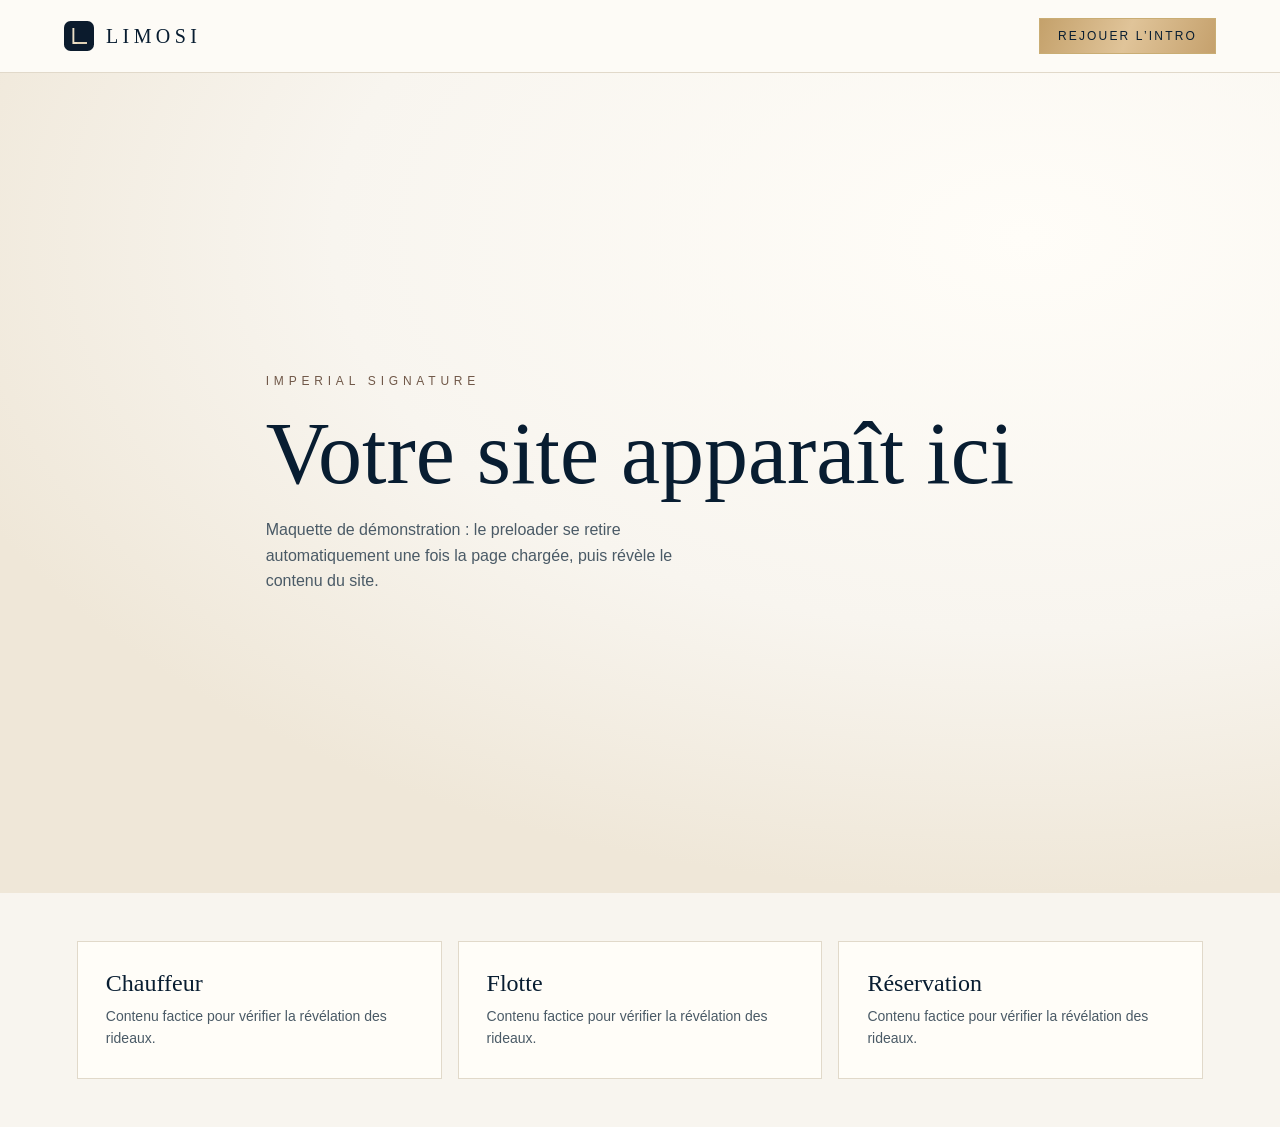
<file: preloader/index.html>
<!doctype html>
<html lang="fr">
<head>
  <meta charset="utf-8">
  <meta name="viewport" content="width=device-width, initial-scale=1">
  <title>LIMOSI · Imperial Signature — démo du preloader</title>
  <meta name="robots" content="noindex">

  <!-- ===== Intégration du preloader (à reprendre dans le <head> du site) ===== -->
  <link rel="stylesheet" href="limosi-preloader.css">
  <script>
    window.LIMOSI_PRELOADER = { minDuration: 2400, maxDuration: 7000, once: false };
    (function () {
      var d = document.documentElement;
      d.classList.add('lm-js');
      try {
        if (window.LIMOSI_PRELOADER.once && sessionStorage.getItem('limosi-preloader-seen')) {
          d.classList.add('lm-skip');
        }
      } catch (e) {}
    })();
  </script>
  <script src="limosi-preloader.js" defer
          onerror="var p=document.getElementById('limosi-preloader');if(p)p.remove();document.documentElement.classList.remove('lm-js')"></script>
  <noscript><style>.lm-preloader { display: none !important; }</style></noscript>
  <!-- ======================================================================== -->

  <style>
    /* Maquette de site : uniquement pour la démo, à remplacer par le vrai site. */
    * { box-sizing: border-box; }
    body {
      margin: 0;
      min-height: 100vh;
      background: #f8f5ef;
      color: #172a38;
      font-family: "Limosi Sans", Arial, Helvetica, sans-serif;
    }
    .demo-nav {
      display: flex;
      align-items: center;
      justify-content: space-between;
      gap: 16px;
      padding: 18px clamp(20px, 5vw, 64px);
      background: #fdfbf6;
      border-bottom: 1px solid #e1d9ca;
    }
    .demo-brand { display: flex; align-items: center; gap: 12px; font-family: "Limosi Serif", Georgia, serif; font-size: 20px; letter-spacing: .22em; color: #081d31; }
    .demo-brand svg { width: 30px; height: 30px; }
    .demo-nav button {
      border: 1px solid #c9ad74;
      background: linear-gradient(110deg, #c4a16b, #e0c499 50%, #c5a16d);
      color: #081d31;
      padding: 10px 18px;
      font: inherit;
      font-size: 12px;
      letter-spacing: .18em;
      text-transform: uppercase;
      cursor: pointer;
    }
    .demo-hero {
      min-height: calc(100vh - 80px);
      display: grid;
      place-content: center;
      gap: 18px;
      padding: 40px clamp(20px, 6vw, 96px);
      background: radial-gradient(90% 80% at 80% 20%, #fffdf8 0%, #f8f5ef 60%, #efe7d8 100%);
    }
    .demo-hero .eyebrow { margin: 0; font-size: 12px; letter-spacing: .4em; text-transform: uppercase; color: #705848; }
    .demo-hero h1 { margin: 0; font-family: "Limosi Serif", Georgia, serif; font-weight: 400; font-size: clamp(40px, 7vw, 88px); line-height: 1.02; color: #081d31; }
    .demo-hero p { margin: 0; max-width: 46ch; line-height: 1.6; color: #4a5a66; }
    .demo-cards { display: grid; grid-template-columns: repeat(auto-fit, minmax(220px, 1fr)); gap: 16px; padding: 48px clamp(20px, 6vw, 96px); }
    .demo-card { padding: 28px; background: #fffdf8; border: 1px solid #e1d9ca; }
    .demo-card h2 { margin: 0 0 8px; font-family: "Limosi Serif", Georgia, serif; font-weight: 400; font-size: 24px; color: #081d31; }
    .demo-card p { margin: 0; font-size: 14px; line-height: 1.6; color: #4a5a66; }
  </style>
</head>
<body>
  <!-- ===== Preloader : premier élément de <body> ===== -->
  <div id="limosi-preloader" class="lm-preloader" role="status" aria-live="polite">
    <span class="lm-sr">LIMOSI, Imperial Signature. Wird geladen.</span>

    <div class="lm-stage" aria-hidden="true">
      <div class="lm-word">
        <div class="lm-word__text" data-text="LIMOSI">LIMOSI</div>
      </div>
      <p class="lm-tag">Imperial Signature</p>
    </div>

    <div class="lm-foot" aria-hidden="true">
      <div class="lm-track"><span class="lm-bar"></span></div>
      <div class="lm-count"><span data-lm-count>0</span>%</div>
    </div>
  </div>
  <!-- ================================================ -->

  <!-- Maquette du site (démo) -->
  <header class="demo-nav">
    <div class="demo-brand">
      <svg viewBox="0 0 64 64" aria-hidden="true"><rect width="64" height="64" rx="14" fill="#0b1b2d"/><path d="M20 15v32h29" fill="none" stroke="#ecdfc6" stroke-width="4"/><path d="M28 47h21" stroke="#b7a27c" stroke-width="1"/></svg>
      <span>LIMOSI</span>
    </div>
    <button type="button" onclick="location.reload()">Rejouer l’intro</button>
  </header>

  <main>
    <section class="demo-hero">
      <p class="eyebrow">Imperial Signature</p>
      <h1>Votre site apparaît ici</h1>
      <p>Maquette de démonstration : le preloader se retire automatiquement une fois la page chargée, puis révèle le contenu du site.</p>
    </section>
    <section class="demo-cards">
      <article class="demo-card"><h2>Chauffeur</h2><p>Contenu factice pour vérifier la révélation des rideaux.</p></article>
      <article class="demo-card"><h2>Flotte</h2><p>Contenu factice pour vérifier la révélation des rideaux.</p></article>
      <article class="demo-card"><h2>Réservation</h2><p>Contenu factice pour vérifier la révélation des rideaux.</p></article>
    </section>
  </main>
</body>
</html>
</file>
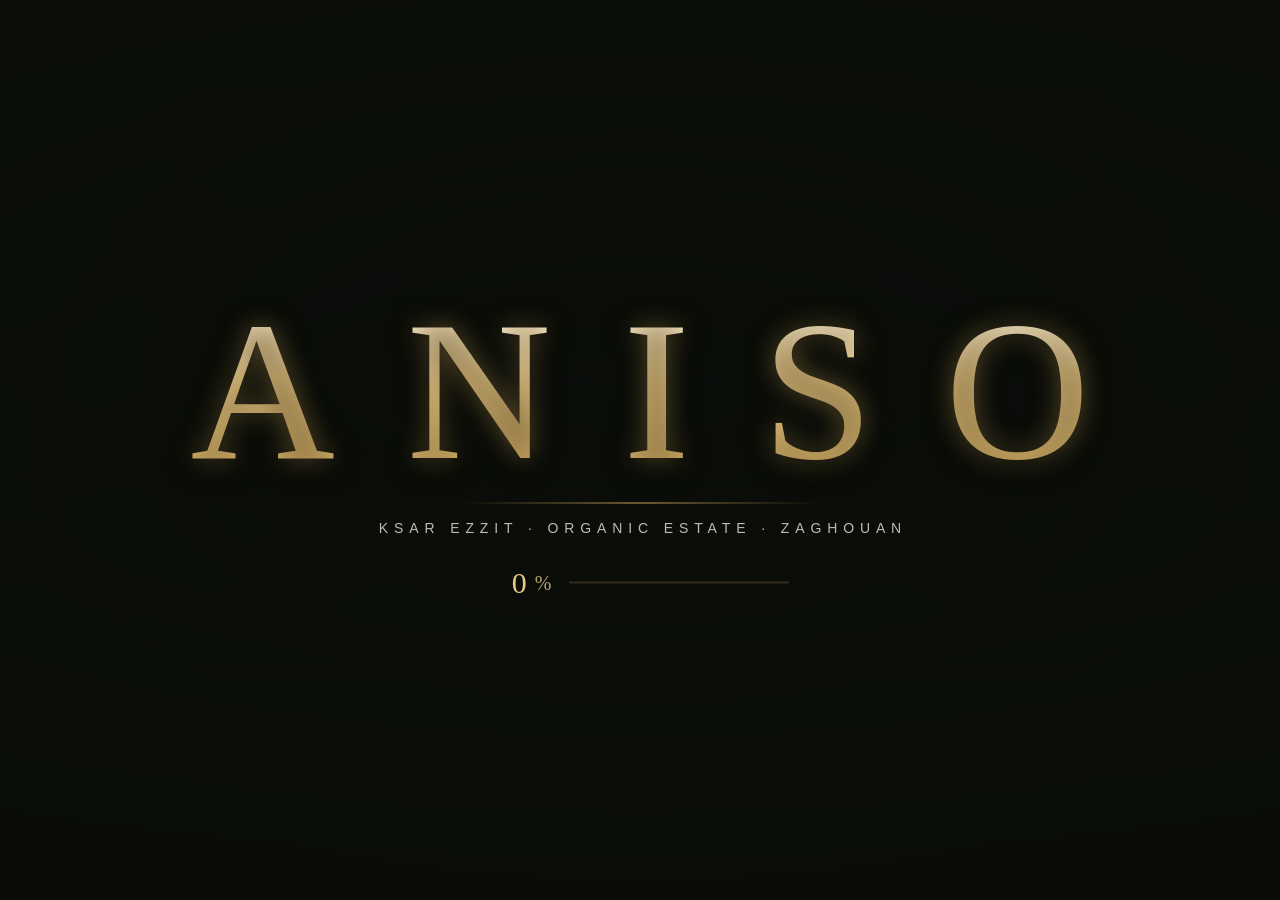
<file: template.html>
<!DOCTYPE html>
<html lang="fr">
<head>
  <meta charset="UTF-8" />
  <meta name="viewport" content="width=device-width, initial-scale=1.0" />
  <title>ANISO · Ksar Ezzit — Preloader</title>
  <style>
    :root{
      --bg:#0b0e09; --gold:#c9a45c; --gold-bright:#e7c987;
      --cream:#f3ecdd; --olive:#1c2415;
    }
    *{box-sizing:border-box;margin:0;padding:0;}
    html,body{height:100%;}
    body{background:var(--bg);color:var(--cream);
      font-family:"Helvetica Neue",Arial,sans-serif;overflow-x:hidden;}

    /* ===================== PRELOADER ===================== */
    #preloader{position:fixed; inset:0; z-index:9999; overflow:hidden;
      background:var(--bg); transition:opacity 1.1s ease, visibility 1.1s ease;}
    #preloader.done{opacity:0; visibility:hidden; pointer-events:none;}

    .collage{position:absolute; inset:-6%; display:grid;
      grid-template-columns:repeat(8,1fr); grid-auto-rows:12.5vh; gap:6px;
      filter:sepia(.28) saturate(1.12) contrast(1.04) brightness(.82);
      opacity:.9; animation:drift 46s ease-in-out infinite alternate; will-change:transform;}
    @keyframes drift{0%{transform:scale(1.04) translate3d(0,0,0);}
      100%{transform:scale(1.12) translate3d(-2.5%,-2%,0);}}
    .tile{position:relative; overflow:hidden; border-radius:3px;
      background:rgba(255,255,255,.02); margin:-3px;}
    .tile img{width:100%; height:100%; object-fit:cover; display:block; opacity:.92;
      animation:kb 16s ease-in-out infinite alternate; will-change:transform;}
    @keyframes kb{0%{transform:scale(1.02) translate3d(0,0,0);}
      100%{transform:scale(1.18) translate3d(2%,-2%,0);}}
    .tile.broken{display:none;}

    .veil{position:absolute; inset:0;
      background:radial-gradient(120% 90% at 50% 45%, rgba(11,14,9,.35) 0%,
        rgba(11,14,9,.72) 55%, rgba(8,10,6,.92) 100%),
        linear-gradient(180deg, rgba(8,10,6,.55) 0%, rgba(8,10,6,.25) 40%, rgba(8,10,6,.8) 100%);}

    .center{position:absolute; top:50%; left:50%; transform:translate(-50%,-50%);
      text-align:center; width:min(92vw,1000px); z-index:3;}
    .wordmark{font-family:"Times New Roman",Georgia,serif; font-weight:400;
      font-size:clamp(64px,16vw,200px); line-height:.9; letter-spacing:.18em;
      text-indent:.18em; color:var(--cream);
      text-shadow:0 0 26px rgba(201,164,92,.45), 0 2px 30px rgba(0,0,0,.6);
      display:flex; justify-content:center;}
    .wordmark span{display:inline-block;
      background:linear-gradient(180deg,#fff6e2 0%,var(--gold-bright) 45%,var(--gold) 100%);
      -webkit-background-clip:text; background-clip:text; -webkit-text-fill-color:transparent;
      animation:shine 5.5s ease-in-out infinite;}
    .wordmark span:nth-child(2){animation-delay:.3s;}
    .wordmark span:nth-child(3){animation-delay:.6s;}
    .wordmark span:nth-child(4){animation-delay:.9s;}
    .wordmark span:nth-child(5){animation-delay:1.2s;}
    @keyframes shine{0%,100%{filter:brightness(1);}50%{filter:brightness(1.25);}}

    .rule{width:min(58%,360px); height:1px; margin:22px auto 16px;
      background:linear-gradient(90deg,transparent,var(--gold),transparent);}
    .subtitle{font-size:clamp(10px,1.5vw,14px); letter-spacing:.42em;
      text-indent:.42em; color:rgba(243,236,221,.78); text-transform:uppercase;}
    .meter{margin-top:30px; display:flex; align-items:center; justify-content:center; gap:8px;
      color:var(--gold-bright); font-family:"Times New Roman",Georgia,serif;}
    .counter{font-size:clamp(20px,3vw,30px); min-width:2.4ch; text-align:right;
      font-variant-numeric:tabular-nums;}
    .pct{font-size:clamp(14px,2vw,20px); opacity:.8;}
    .bar{width:min(40%,220px); height:2px; margin-left:10px; background:rgba(201,164,92,.22);
      overflow:hidden; border-radius:2px;}
    .bar i{display:block; height:100%; width:0%;
      background:linear-gradient(90deg,var(--gold),var(--gold-bright)); transition:width .25s ease;}

    .hidden{opacity:0;visibility:hidden;transition:opacity 1s ease;}
    #site{min-height:100vh; display:flex; align-items:center; justify-content:center;
      text-align:center; padding:24px;
      background:radial-gradient(120% 120% at 50% 0%, #16200f 0%, #0b0e09 60%);}
    .hero{max-width:760px;}
    .kicker{letter-spacing:.4em; text-indent:.4em; font-size:12px; color:var(--gold);
      text-transform:uppercase; margin-bottom:18px;}
    .hero h1{font-family:"Times New Roman",Georgia,serif; font-size:clamp(70px,18vw,180px);
      letter-spacing:.16em; text-indent:.16em; line-height:.9;
      background:linear-gradient(180deg,#fff6e2,var(--gold));
      -webkit-background-clip:text; background-clip:text; -webkit-text-fill-color:transparent;}
    .lead{margin-top:22px; color:rgba(243,236,221,.78); font-size:clamp(14px,2vw,18px); line-height:1.6;}

    @media (prefers-reduced-motion:reduce){
      .collage,.tile img,.wordmark span{animation:none!important;}
    }
  </style>
</head>
<body>
  <div id="preloader" aria-hidden="true">
    <div class="collage" id="collage"></div>
    <div class="veil"></div>
    <div class="center">
      <div class="wordmark">
        <span>A</span><span>N</span><span>I</span><span>S</span><span>O</span>
      </div>
      <div class="rule"></div>
      <div class="subtitle">KSAR&nbsp;EZZIT · ORGANIC&nbsp;ESTATE · ZAGHOUAN</div>
      <div class="meter">
        <span class="counter" id="counter">0</span><span class="pct">%</span>
        <div class="bar"><i id="bar"></i></div>
      </div>
    </div>
  </div>

  <main id="site" class="hidden">
    <section class="hero">
      <p class="kicker">DAS FLÜSSIGE GOLD DES MITTELMEERS</p>
      <h1>ANISO</h1>
      <p class="lead">Kraft Olive — Huile d'olive naturelle, née au domaine bio Ksar Ezzit, Zaghouan. Héritage familial depuis 1914.</p>
    </section>
  </main>

  <script>
    /* Photos exactes du domaine Ksar Ezzit (source principale, >= 20) */
    const IMAGES = [
      "https://ksar-ezzit.de/images/hero-open-stone-mill-2026.webp",
      "https://ksar-ezzit.de/images/hero-estate-panorama-2026.webp",
      "https://ksar-ezzit.de/images/olive-harvest-optimized.webp",
      "https://ksar-ezzit.de/images/hero-historic-double-press-2026.webp",
      "https://ksar-ezzit.de/images/hero-villa-kssour-blue-sky-2026.webp",
      "https://ksar-ezzit.de/images/estate-animals-optimized.webp",
      "https://ksar-ezzit.de/images/aniso-hero-gold-crest-transparent-2026.webp",
      "https://ksar-ezzit.de/images/ksar-ezzit-heritage-aniso-edited.webp",
      "https://ksar-ezzit.de/images/hassouna-jdidi-1914.webp",
      "https://ksar-ezzit.de/images/aniso-lassad-together-2026.webp",
      "https://ksar-ezzit.de/images/villa-kssour-2026.webp",
      "https://ksar-ezzit.de/images/villa-huillerie-2026.webp",
      "https://ksar-ezzit.de/images/villa-tabarka-2026.webp",
      "https://ksar-ezzit.de/images/villa-bergerie-2026.webp",
      "https://ksar-ezzit.de/images/les-maison-hammamet-2026.webp",
      "https://ksar-ezzit.de/images/ksar-ezzit-camper-welcome.webp",
      "https://ksar-ezzit.de/images/aniso-car-heritage-2026.webp",
      "https://ksar-ezzit.de/images/olive-tree-heart-2026.webp",
      "https://ksar-ezzit.de/images/aniso-olive-grove-walk-2026.webp",
      "https://ksar-ezzit.de/images/aniso-private-tasting-2026.webp",
      "https://ksar-ezzit.de/images/aniso-bottle-farmer-2026.webp",
      "https://ksar-ezzit.de/images/press-open-air-stone-mill-2026.webp",
      "https://ksar-ezzit.de/images/aniso-kraft-olive-heritage-tree-2026.webp",
      "https://ksar-ezzit.de/images/aniso-private-collection-harvest-2026.jpg",
      "https://ksar-ezzit.de/images/aniso-quality-logistics-2026.webp"
    ];

    /* Images intégrées (base64) — secours hors-ligne / aperçu */
    const EMBEDDED = __EMBEDDED__;

    const COLS = 8, ROWS = 9, TOTAL_TILES = COLS * ROWS;
    const collage = document.getElementById("collage");
    const counterEl = document.getElementById("counter");
    const barEl = document.getElementById("bar");
    const preloader = document.getElementById("preloader");
    const site = document.getElementById("site");

    function shuffled(arr){
      const a = arr.slice();
      for (let i = a.length - 1; i > 0; i--){
        const j = Math.floor(Math.random() * (i + 1));
        [a[i], a[j]] = [a[j], a[i]];
      }
      return a;
    }
    const order = shuffled(IMAGES);
    let fbIndex = 0;

    for (let i = 0; i < TOTAL_TILES; i++){
      const src = order[i % order.length];
      const tile = document.createElement("div");
      tile.className = "tile";
      const img = document.createElement("img");
      img.loading = "eager"; img.decoding = "async"; img.alt = "";
      img.src = src;
      img.style.animationDelay = (-(i * 0.37)).toFixed(2) + "s";
      img.addEventListener("load", onAsset);
      img.addEventListener("error", function(){
        if (!img.dataset.fb){
          img.dataset.fb = "1";
          img.src = EMBEDDED[fbIndex % EMBEDDED.length];
          fbIndex++;
        } else {
          tile.classList.add("broken");
          onAsset.call(img);
        }
      });
      tile.appendChild(img);
      collage.appendChild(tile);
    }

    const total = IMAGES.length;
    const loadedSet = new Set();
    function onAsset(){
      const src = this && this.src ? this.src : null;
      if (src && loadedSet.has(src)) return;
      if (src) loadedSet.add(src);
      targetPct = Math.min(100, Math.round((loadedSet.size / total) * 100));
      if (loadedSet.size >= total) allLoaded = true;
    }

    let targetPct = 0, shownPct = 0, allLoaded = false;
    const MIN_TIME = 2600, MAX_TIME = 9000;
    const start = performance.now();
    counterEl.textContent = "0";

    function tick(now){
      shownPct += (targetPct - shownPct) * 0.08;
      if (targetPct - shownPct < 0.4) shownPct = targetPct;
      const v = Math.round(shownPct);
      counterEl.textContent = String(v);
      barEl.style.width = v + "%";
      const elapsed = now - start;
      const ready = (allLoaded || elapsed > MAX_TIME) && elapsed > MIN_TIME && v >= 100;
      if (ready){ finish(); return; }
      requestAnimationFrame(tick);
    }
    requestAnimationFrame(tick);

    let finished = false;
    function finish(){
      if (finished) return;
      finished = true;
      counterEl.textContent = "100";
      barEl.style.width = "100%";
      setTimeout(() => {
        preloader.classList.add("done");
        site.classList.remove("hidden");
        setTimeout(() => { preloader.style.display = "none"; }, 1200);
      }, 350);
    }
  </script>
</body>
</html>
</file>
<file: preloader/limosi-preloader.css>
/* ==========================================================================
   LIMOSI · Preloader « Minimal de luxe »
   limosi-preloader.css — aucune dépendance.
   Typographie seule : fond bleu nuit, mot LIMOSI en or qui se lève, reflet
   doré qui le balaie, progression discrète.
   ========================================================================== */

/* ---------- Jetons (charte LIMOSI) ------------------------------------- */
:root {
  --lm-navy: #081d31;        /* bleu nuit de la marque */
  --lm-navy-deep: #051424;   /* bleu nuit profond */
  --lm-cream: #f8f5ef;       /* crème de l'export v37 */
  --lm-gold: #d1b07b;        /* or de la marque */
  --lm-gold-light: #f0dcae;  /* reflet de l'or */
  --lm-gold-deep: #8d7143;   /* or ombré */
  --lm-serif: "Limosi Serif", Georgia, "Times New Roman", serif;
  --lm-sans: "Limosi Sans", Arial, Helvetica, sans-serif;
  --lm-failsafe: 10s;        /* filet CSS : l'overlay disparaît après ce délai */
}

/* ---------- Overlay ----------------------------------------------------- */
.lm-preloader {
  position: fixed;
  inset: 0;
  z-index: 2147483000;
  height: 100vh;
  height: 100dvh;
  display: grid;
  place-items: center;
  overflow: hidden;
  overscroll-behavior: contain;
  touch-action: none;
  color: var(--lm-cream);
  background:
    radial-gradient(ellipse 36% 20% at 50% 46%, rgba(209, 176, 123, 0.1), transparent 70%),
    radial-gradient(ellipse 75% 65% at 50% 45%, #0b2540 0%, var(--lm-navy) 50%, var(--lm-navy-deep) 100%);
  /* Filet de sécurité, en CSS pur : l'overlay est masqué même si le script est bloqué. */
  animation: lm-kill 0.02s linear var(--lm-failsafe) forwards;
}

.lm-preloader.is-done,
.lm-skip .lm-preloader {
  display: none;
}

.lm-stage {
  position: relative;
  display: flex;
  flex-direction: column;
  align-items: center;
  text-align: center;
}

/* ---------- Mot LIMOSI : masque, or et reflet --------------------------- */
.lm-word {
  position: relative;
  overflow: hidden;              /* le mot se lève derrière ce masque */
  margin-right: -0.3em;          /* compense l'interlettrage final */
  font-family: var(--lm-serif);
  font-weight: 400;
  font-size: clamp(40px, 8.6vw, 124px);
  line-height: 1.1;
  letter-spacing: 0.3em;
  white-space: nowrap;
}

.lm-word__text {
  position: relative;
  display: block;
  padding: 0.08em 0 0.12em;      /* marge pour les débordements des capitales */
  color: transparent;
  background: linear-gradient(180deg, #f6e7c4 0%, var(--lm-gold) 55%, #a8895a 100%);
  -webkit-background-clip: text;
  background-clip: text;
}

/* Le reflet : une bande claire qui glisse sur le mot, rognée par les lettres. */
.lm-word__text::after {
  content: attr(data-text);
  position: absolute;
  inset: 0;
  padding: inherit;
  color: transparent;
  background: linear-gradient(105deg, transparent 40%, rgba(255, 238, 196, 0.95) 50%, transparent 60%) no-repeat;
  background-size: 250% 100%;
  background-position: 130% 0;   /* hors du mot tant que l'animation ne tourne pas */
  -webkit-background-clip: text;
  background-clip: text;
  pointer-events: none;
}

/* Intro : seulement avec le JavaScript (classe lm-js posée par le <head>). */
.lm-js .lm-word__text {
  animation: lm-rise 1.4s cubic-bezier(0.16, 1, 0.3, 1) 0.15s both;
}

/* Le reflet passe une fois à 1,2 s, puis revient toutes les 4,4 s tant que ça charge. */
.lm-js .lm-word__text::after {
  animation: lm-sheen 4.4s cubic-bezier(0.45, 0, 0.2, 1) 1.2s infinite both;
}

/* ---------- Tagline ----------------------------------------------------- */
.lm-tag {
  margin: clamp(18px, 3.4vmin, 32px) -0.5em 0 0;   /* compense l'interlettrage final */
  font-family: var(--lm-sans);
  font-size: clamp(10px, 1.05vw, 13px);
  font-weight: 400;
  letter-spacing: 0.5em;
  text-transform: uppercase;
  color: rgba(248, 245, 239, 0.72);
  white-space: nowrap;
}

.lm-js .lm-tag {
  animation: lm-fade 1.1s cubic-bezier(0.16, 1, 0.3, 1) 1s both;
}

/* ---------- Progression discrète --------------------------------------- */
.lm-foot {
  position: absolute;
  left: 0;
  right: 0;
  bottom: clamp(28px, 7vh, 64px);
  display: flex;
  flex-direction: column;
  align-items: center;
  gap: 14px;
  pointer-events: none;
}

.lm-track {
  position: relative;
  width: clamp(150px, 20vw, 260px);
  height: 1px;
  overflow: hidden;
  background: rgba(209, 176, 123, 0.28);
}

.lm-bar {
  position: absolute;
  inset: 0;
  background: linear-gradient(90deg, var(--lm-gold-deep), var(--lm-gold-light));
  transform: scaleX(0);
  transform-origin: 0 50%;
}

.lm-count {
  margin-right: -0.3em;          /* compense l'interlettrage final */
  font-family: var(--lm-sans);
  font-size: 12px;
  letter-spacing: 0.3em;
  font-variant-numeric: tabular-nums;
  color: rgba(248, 245, 239, 0.7);
}

.lm-js .lm-foot {
  animation: lm-fade 0.9s ease 0.5s both;
}

/* ---------- Libellé pour lecteurs d'écran ------------------------------ */
.lm-sr {
  position: absolute;
  width: 1px;
  height: 1px;
  padding: 0;
  margin: -1px;
  overflow: hidden;
  clip: rect(0 0 0 0);
  white-space: nowrap;
  border: 0;
}

/* ---------- Réduction des mouvements : aucune animation ----------------- */
@media (prefers-reduced-motion: reduce) {
  .lm-js .lm-word__text,
  .lm-js .lm-word__text::after,
  .lm-js .lm-tag,
  .lm-js .lm-foot {
    animation: none !important;
  }
}

/* ---------- Scroll bloqué pendant l'intro (posé par le JS) -------------- */
html.lm-loading {
  overflow: hidden;
}

/* ---------- Images clés ------------------------------------------------- */
@keyframes lm-rise {
  from { transform: translate3d(0, 110%, 0); }
  to   { transform: translate3d(0, 0, 0); }
}

@keyframes lm-sheen {
  0%   { background-position: 130% 0; }
  38%  { background-position: -30% 0; }
  100% { background-position: -30% 0; }
}

@keyframes lm-fade {
  from { opacity: 0; transform: translate3d(0, 6px, 0); }
  to   { opacity: 1; transform: translate3d(0, 0, 0); }
}

/* Filet de sécurité : bascule à 50 %, pour que l'état final soit atteint même avec un long délai. */
@keyframes lm-kill {
  0%   { opacity: 1; visibility: visible; pointer-events: auto; }
  50%  { opacity: 0; visibility: hidden;  pointer-events: none; }
  100% { opacity: 0; visibility: hidden;  pointer-events: none; }
}
</file>
